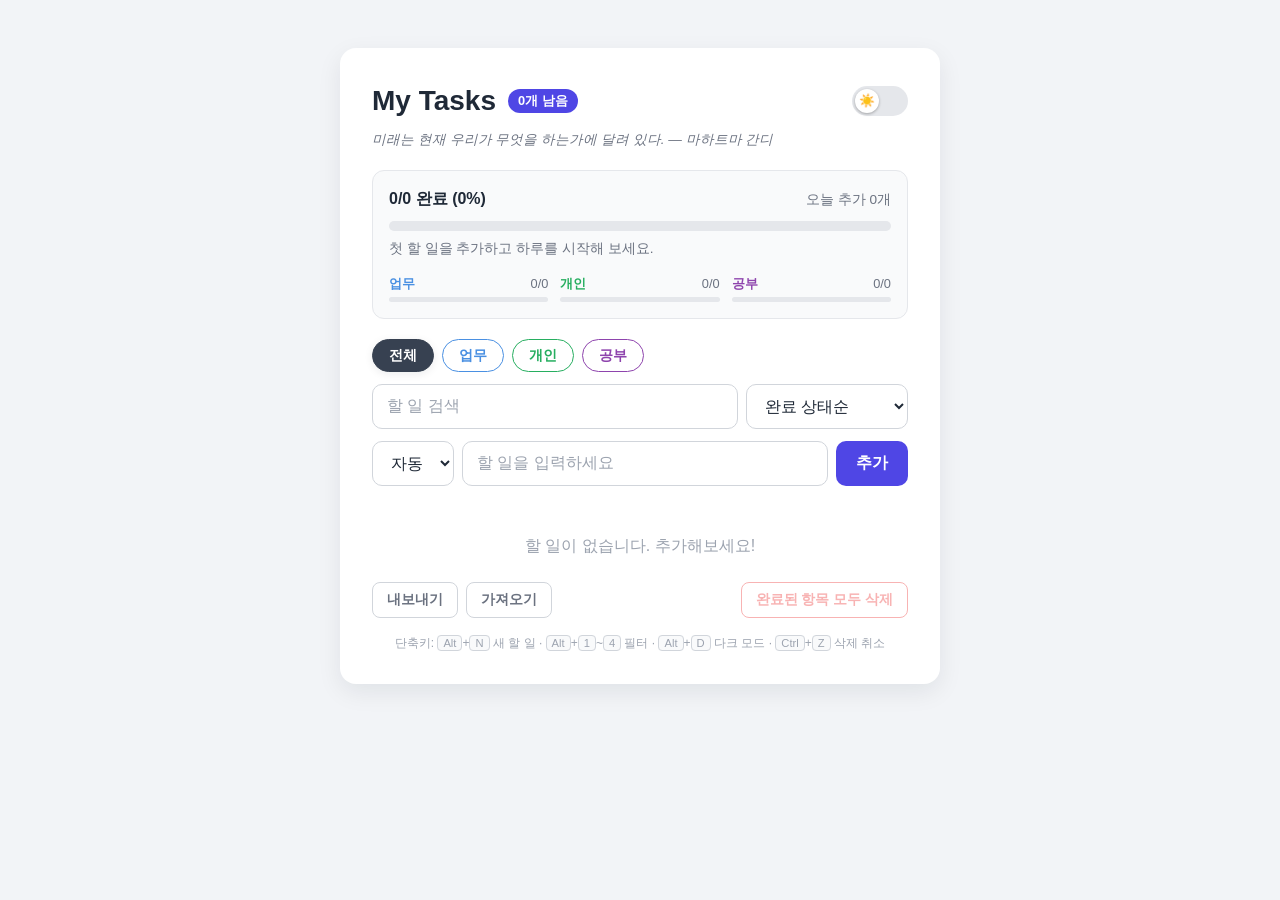
<file: index.html>
<!DOCTYPE html>
<html lang="ko">
<head>
  <meta charset="UTF-8">
  <meta name="viewport" content="width=device-width, initial-scale=1.0">
  <title>My Tasks</title>
  <script>
    // 첫 화면이 그려지기 전에 테마를 적용해 깜빡임을 막는다 (저장값이 없으면 시스템 설정을 따름)
    (function () {
      var theme = null;
      try { theme = localStorage.getItem('my-tasks-theme'); } catch (e) {}
      if (theme !== 'dark' && theme !== 'light') {
        theme = window.matchMedia('(prefers-color-scheme: dark)').matches ? 'dark' : 'light';
      }
      document.documentElement.dataset.theme = theme;
    })();
  </script>
  <link rel="stylesheet" href="style.css">
</head>
<body>
  <main class="app">
    <header class="app-header">
      <div class="app-heading">
        <h1 class="app-title">My Tasks</h1>
        <span id="remaining-badge" class="remaining-badge">0개 남음</span>
      </div>
      <button
        type="button"
        id="theme-toggle"
        class="theme-toggle"
        role="switch"
        aria-checked="false"
        aria-label="다크 모드"
        title="다크 모드 전환 (Alt+D)"
      >
        <span class="theme-toggle-thumb" aria-hidden="true"></span>
      </button>
    </header>

    <!-- 오늘의 격언: 페이지를 열 때마다 무작위로 표시 -->
    <p id="quote" class="quote" aria-label="오늘의 격언"></p>

    <section class="dashboard" aria-label="진행률 대시보드">
      <div class="dashboard-header">
        <span id="progress-text" class="progress-text">0/0 완료 (0%)</span>
        <span id="today-count" class="today-count">오늘 추가 0개</span>
      </div>
      <div
        id="progress-track"
        class="progress-track"
        role="progressbar"
        aria-label="전체 진행률"
        aria-valuemin="0"
        aria-valuemax="100"
        aria-valuenow="0"
      >
        <div id="progress-bar" class="progress-bar"></div>
      </div>
      <!-- 완료율에 따른 응원 메시지 -->
      <p id="cheer-message" class="cheer-message"></p>
      <div class="category-stats">
        <div class="category-stat" data-category="work">
          <div class="category-stat-head">
            <span class="category-stat-name">업무</span>
            <span class="category-stat-count">0/0</span>
          </div>
          <div class="mini-track" aria-hidden="true"><div class="mini-bar"></div></div>
        </div>
        <div class="category-stat" data-category="personal">
          <div class="category-stat-head">
            <span class="category-stat-name">개인</span>
            <span class="category-stat-count">0/0</span>
          </div>
          <div class="mini-track" aria-hidden="true"><div class="mini-bar"></div></div>
        </div>
        <div class="category-stat" data-category="study">
          <div class="category-stat-head">
            <span class="category-stat-name">공부</span>
            <span class="category-stat-count">0/0</span>
          </div>
          <div class="mini-track" aria-hidden="true"><div class="mini-bar"></div></div>
        </div>
      </div>
    </section>

    <div id="filter-bar" class="filter-bar" role="group" aria-label="카테고리 필터">
      <button type="button" class="filter-btn" data-filter="all" title="Alt+1">전체</button>
      <button type="button" class="filter-btn" data-filter="work" title="Alt+2">업무</button>
      <button type="button" class="filter-btn" data-filter="personal" title="Alt+3">개인</button>
      <button type="button" class="filter-btn" data-filter="study" title="Alt+4">공부</button>
    </div>

    <div class="toolbar">
      <input
        type="search"
        id="search-input"
        class="search-input"
        placeholder="할 일 검색"
        aria-label="할 일 검색"
        autocomplete="off"
      >
      <select id="sort-select" class="sort-select" aria-label="정렬 방식">
        <option value="status">완료 상태순</option>
        <option value="created">생성일순 (최신)</option>
        <option value="category">카테고리순</option>
        <option value="manual">수동 정렬</option>
      </select>
    </div>

    <div class="todo-input-row">
      <select id="category-select" class="category-select" aria-label="카테고리 선택">
        <!-- 자동: 입력한 내용의 키워드로 카테고리를 정한다 (script.js의 CATEGORY_KEYWORDS) -->
        <option value="auto" selected>자동</option>
        <option value="work">업무</option>
        <option value="personal">개인</option>
        <option value="study">공부</option>
      </select>
      <input
        type="text"
        id="todo-input"
        class="todo-input"
        placeholder="할 일을 입력하세요"
        aria-label="새 할 일 입력"
        title="Alt+N"
        maxlength="200"
        autocomplete="off"
      >
      <button type="button" id="add-btn" class="add-btn">추가</button>
    </div>

    <ul id="todo-list" class="todo-list" aria-label="할 일 목록"></ul>
    <p id="empty-message" class="empty-message">할 일이 없습니다. 추가해보세요!</p>

    <div class="list-footer">
      <div class="data-actions">
        <button type="button" id="export-btn" class="data-btn" title="JSON 파일로 저장">내보내기</button>
        <button type="button" id="import-btn" class="data-btn" title="JSON 파일에서 불러오기">가져오기</button>
        <input type="file" id="import-file" accept=".json,application/json" hidden>
      </div>
      <button type="button" id="clear-completed-btn" class="clear-completed-btn" disabled>
        완료된 항목 모두 삭제
      </button>
    </div>

    <p class="shortcut-hint">
      단축키: <kbd>Alt</kbd>+<kbd>N</kbd> 새 할 일 · <kbd>Alt</kbd>+<kbd>1</kbd>~<kbd>4</kbd> 필터 · <kbd>Alt</kbd>+<kbd>D</kbd> 다크 모드 · <kbd>Ctrl</kbd>+<kbd>Z</kbd> 삭제 취소
    </p>
  </main>

  <!-- 가져오기 전 백업 여부를 묻는 다이얼로그 -->
  <dialog id="import-dialog" class="dialog" aria-labelledby="import-dialog-title">
    <form method="dialog">
      <h2 id="import-dialog-title" class="dialog-title">데이터 가져오기</h2>
      <p id="import-dialog-message" class="dialog-message"></p>
      <div class="dialog-actions">
        <button type="submit" value="cancel" class="dialog-btn">취소</button>
        <button type="submit" value="replace" class="dialog-btn dialog-btn-danger">백업 없이 가져오기</button>
        <button type="submit" value="backup" class="dialog-btn dialog-btn-primary" autofocus>백업 후 가져오기</button>
      </div>
    </form>
  </dialog>

  <!-- 동작 결과 알림 (실행 취소 버튼 포함) -->
  <div id="toast" class="toast">
    <span id="toast-message" role="status" aria-live="polite"></span>
    <button type="button" id="toast-action" class="toast-action" hidden></button>
  </div>

  <!-- 스크린 리더 전용 알림 (검색 결과 수, 순서 이동 등) -->
  <p id="sr-status" class="sr-only" role="status" aria-live="polite"></p>

  <script src="script.js"></script>
</body>
</html>
</file>
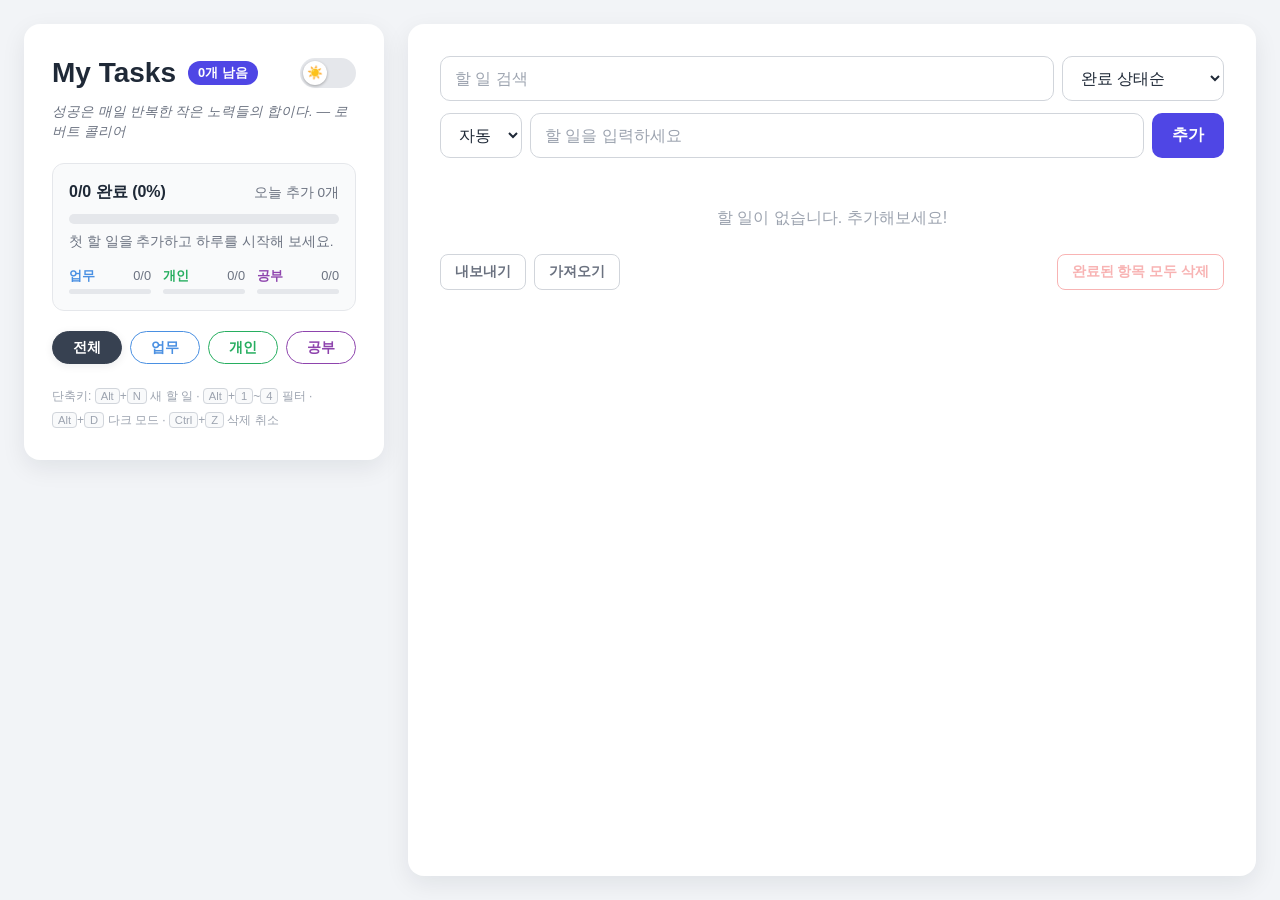
<file: web_version/index.html>
<!DOCTYPE html>
<html lang="ko">
<head>
  <meta charset="UTF-8">
  <meta name="viewport" content="width=device-width, initial-scale=1.0">
  <title>My Tasks</title>
  <script>
    // 첫 화면이 그려지기 전에 테마를 적용해 깜빡임을 막는다 (저장값이 없으면 시스템 설정을 따름)
    (function () {
      var theme = null;
      try { theme = localStorage.getItem('my-tasks-theme'); } catch (e) {}
      if (theme !== 'dark' && theme !== 'light') {
        theme = window.matchMedia('(prefers-color-scheme: dark)').matches ? 'dark' : 'light';
      }
      document.documentElement.dataset.theme = theme;
    })();
  </script>
  <link rel="stylesheet" href="style.css">
</head>
<body>
  <main class="app">
    <!-- 왼쪽 사이드바: 제목, 진행률 대시보드, 카테고리 필터 (좁은 화면에서는 위쪽 카드) -->
    <aside class="sidebar" aria-label="요약 및 필터">
    <header class="app-header">
      <div class="app-heading">
        <h1 class="app-title">My Tasks</h1>
        <span id="remaining-badge" class="remaining-badge">0개 남음</span>
      </div>
      <button
        type="button"
        id="theme-toggle"
        class="theme-toggle"
        role="switch"
        aria-checked="false"
        aria-label="다크 모드"
        title="다크 모드 전환 (Alt+D)"
      >
        <span class="theme-toggle-thumb" aria-hidden="true"></span>
      </button>
    </header>

    <!-- 오늘의 격언: 페이지를 열 때마다 무작위로 표시 -->
    <p id="quote" class="quote" aria-label="오늘의 격언"></p>

    <section class="dashboard" aria-label="진행률 대시보드">
      <div class="dashboard-header">
        <span id="progress-text" class="progress-text">0/0 완료 (0%)</span>
        <span id="today-count" class="today-count">오늘 추가 0개</span>
      </div>
      <div
        id="progress-track"
        class="progress-track"
        role="progressbar"
        aria-label="전체 진행률"
        aria-valuemin="0"
        aria-valuemax="100"
        aria-valuenow="0"
      >
        <div id="progress-bar" class="progress-bar"></div>
      </div>
      <!-- 완료율에 따른 응원 메시지 -->
      <p id="cheer-message" class="cheer-message"></p>
      <div class="category-stats">
        <div class="category-stat" data-category="work">
          <div class="category-stat-head">
            <span class="category-stat-name">업무</span>
            <span class="category-stat-count">0/0</span>
          </div>
          <div class="mini-track" aria-hidden="true"><div class="mini-bar"></div></div>
        </div>
        <div class="category-stat" data-category="personal">
          <div class="category-stat-head">
            <span class="category-stat-name">개인</span>
            <span class="category-stat-count">0/0</span>
          </div>
          <div class="mini-track" aria-hidden="true"><div class="mini-bar"></div></div>
        </div>
        <div class="category-stat" data-category="study">
          <div class="category-stat-head">
            <span class="category-stat-name">공부</span>
            <span class="category-stat-count">0/0</span>
          </div>
          <div class="mini-track" aria-hidden="true"><div class="mini-bar"></div></div>
        </div>
      </div>
    </section>

    <div id="filter-bar" class="filter-bar" role="group" aria-label="카테고리 필터">
      <button type="button" class="filter-btn" data-filter="all" title="Alt+1">전체</button>
      <button type="button" class="filter-btn" data-filter="work" title="Alt+2">업무</button>
      <button type="button" class="filter-btn" data-filter="personal" title="Alt+3">개인</button>
      <button type="button" class="filter-btn" data-filter="study" title="Alt+4">공부</button>
    </div>

    <p class="shortcut-hint">
      단축키: <kbd>Alt</kbd>+<kbd>N</kbd> 새 할 일 · <kbd>Alt</kbd>+<kbd>1</kbd>~<kbd>4</kbd> 필터 · <kbd>Alt</kbd>+<kbd>D</kbd> 다크 모드 · <kbd>Ctrl</kbd>+<kbd>Z</kbd> 삭제 취소
    </p>
    </aside>

    <!-- 오른쪽 본문: 검색·정렬, 입력, 할 일 목록 (좁은 화면에서는 아래쪽 카드) -->
    <section class="content" aria-label="할 일">
    <div class="toolbar">
      <input
        type="search"
        id="search-input"
        class="search-input"
        placeholder="할 일 검색"
        aria-label="할 일 검색"
        autocomplete="off"
      >
      <select id="sort-select" class="sort-select" aria-label="정렬 방식">
        <option value="status">완료 상태순</option>
        <option value="created">생성일순 (최신)</option>
        <option value="category">카테고리순</option>
        <option value="manual">수동 정렬</option>
      </select>
    </div>

    <div class="todo-input-row">
      <select id="category-select" class="category-select" aria-label="카테고리 선택">
        <!-- 자동: 입력한 내용의 키워드로 카테고리를 정한다 (script.js의 CATEGORY_KEYWORDS) -->
        <option value="auto" selected>자동</option>
        <option value="work">업무</option>
        <option value="personal">개인</option>
        <option value="study">공부</option>
      </select>
      <input
        type="text"
        id="todo-input"
        class="todo-input"
        placeholder="할 일을 입력하세요"
        aria-label="새 할 일 입력"
        title="Alt+N"
        maxlength="200"
        autocomplete="off"
      >
      <button type="button" id="add-btn" class="add-btn">추가</button>
    </div>

    <ul id="todo-list" class="todo-list" aria-label="할 일 목록"></ul>
    <p id="empty-message" class="empty-message">할 일이 없습니다. 추가해보세요!</p>

    <div class="list-footer">
      <div class="data-actions">
        <button type="button" id="export-btn" class="data-btn" title="JSON 파일로 저장">내보내기</button>
        <button type="button" id="import-btn" class="data-btn" title="JSON 파일에서 불러오기">가져오기</button>
        <input type="file" id="import-file" accept=".json,application/json" hidden>
      </div>
      <button type="button" id="clear-completed-btn" class="clear-completed-btn" disabled>
        완료된 항목 모두 삭제
      </button>
    </div>
    </section>
  </main>

  <!-- 가져오기 전 백업 여부를 묻는 다이얼로그 -->
  <dialog id="import-dialog" class="dialog" aria-labelledby="import-dialog-title">
    <form method="dialog">
      <h2 id="import-dialog-title" class="dialog-title">데이터 가져오기</h2>
      <p id="import-dialog-message" class="dialog-message"></p>
      <div class="dialog-actions">
        <button type="submit" value="cancel" class="dialog-btn">취소</button>
        <button type="submit" value="replace" class="dialog-btn dialog-btn-danger">백업 없이 가져오기</button>
        <button type="submit" value="backup" class="dialog-btn dialog-btn-primary" autofocus>백업 후 가져오기</button>
      </div>
    </form>
  </dialog>

  <!-- 동작 결과 알림 (실행 취소 버튼 포함) -->
  <div id="toast" class="toast">
    <span id="toast-message" role="status" aria-live="polite"></span>
    <button type="button" id="toast-action" class="toast-action" hidden></button>
  </div>

  <!-- 스크린 리더 전용 알림 (검색 결과 수, 순서 이동 등) -->
  <p id="sr-status" class="sr-only" role="status" aria-live="polite"></p>

  <script src="script.js"></script>
</body>
</html>
</file>
<file: style.css>
/* ---------- 테마 변수 ---------- */
:root {
  color-scheme: light;

  --bg: #f2f4f7;
  --card: #ffffff;
  --text: #1f2937;
  --text-muted: #6b7280;
  --text-faint: #9ca3af;
  --border: #e5e7eb;
  --border-strong: #d1d5db;
  --surface: #f9fafb;
  --hover: #f9fafb;
  --hover-border: #c7d2fe;
  --input-bg: #ffffff;
  --track: #e5e7eb;
  --shadow: rgba(15, 23, 42, 0.08);
  --accent: #4f46e5;
  --accent-hover: #4338ca;
  --accent-ring: rgba(79, 70, 229, 0.15);
  --danger: #ef4444;
  --toast-bg: #1f2937;
  --toast-text: #ffffff;

  /* 카테고리 색상: 채움용(-work 등)과 글자용(-text) */
  --color-all: #374151;
  --color-all-text: #374151;
  --color-work: #4A90E2;
  --color-work-text: #4A90E2;
  --color-personal: #27AE60;
  --color-personal-text: #27AE60;
  --color-study: #8E44AD;
  --color-study-text: #8E44AD;
}

:root[data-theme="dark"] {
  color-scheme: dark;

  --bg: #1A1A1A;
  --card: #2D2D2D;
  --text: #E0E0E0;
  --text-muted: #a3a3a3;
  --text-faint: #8a8a8a;
  --border: #444444;
  --border-strong: #555555;
  --surface: #262626;
  --hover: #363636;
  --hover-border: #6366f1;
  --input-bg: #262626;
  --track: #444444;
  --shadow: rgba(0, 0, 0, 0.4);
  --accent: #6366f1;
  --accent-hover: #4f46e5;
  --accent-ring: rgba(99, 102, 241, 0.3);
  --toast-bg: #E0E0E0;
  --toast-text: #1A1A1A;

  /* 어두운 배경에서 읽히도록 글자용 색만 밝게 조정 */
  --color-all: #6b7280;
  --color-all-text: #d1d5db;
  --color-work-text: #6AA9F0;
  --color-personal-text: #4CD487;
  --color-study-text: #B97AD6;
}

/* 테마 전환 순간에만 적용되는 부드러운 전환 (script.js에서 클래스를 잠시 붙인다) */
.theme-transition,
.theme-transition *,
.theme-transition *::before,
.theme-transition *::after {
  transition: background-color 0.3s ease, color 0.3s ease, border-color 0.3s ease,
    box-shadow 0.3s ease, transform 0.3s ease !important;
}

/* ---------- 기본 ---------- */
* {
  box-sizing: border-box;
  margin: 0;
  padding: 0;
}

body {
  font-family: -apple-system, BlinkMacSystemFont, "Segoe UI", "Malgun Gothic", sans-serif;
  background: var(--bg);
  color: var(--text);
  line-height: 1.5;
  padding: 48px 16px;
}

button,
input,
select {
  font-family: inherit;
  touch-action: manipulation;
}

button:focus-visible,
.todo-checkbox:focus-visible {
  outline: 2px solid var(--accent);
  outline-offset: 2px;
}

/* 화면에는 숨기고 스크린 리더에만 노출 */
.sr-only {
  position: absolute;
  width: 1px;
  height: 1px;
  margin: -1px;
  overflow: hidden;
  clip-path: inset(50%);
  white-space: nowrap;
}

/* 드래그 중에는 텍스트가 선택되지 않게 한다 */
body.is-dragging {
  user-select: none;
  cursor: grabbing;
}

.app {
  max-width: 600px;
  margin: 0 auto;
  background: var(--card);
  border-radius: 16px;
  padding: 32px;
  box-shadow: 0 8px 24px var(--shadow);
}

/* ---------- 헤더 ---------- */
.app-header {
  display: flex;
  align-items: center;
  justify-content: space-between;
  gap: 12px;
  margin-bottom: 8px;
}

/* 오늘의 격언 */
.quote {
  margin-bottom: 20px;
  font-size: 0.85rem;
  font-style: italic;
  color: var(--text-muted);
}

.quote:empty {
  display: none;
}

.app-heading {
  display: flex;
  flex-wrap: wrap;
  align-items: center;
  gap: 6px 12px;
  min-width: 0;
}

.app-title {
  font-size: 1.75rem;
}

.remaining-badge {
  padding: 2px 10px;
  font-size: 0.8rem;
  font-weight: 700;
  color: #ffffff;
  background: var(--accent);
  border-radius: 999px;
  white-space: nowrap;
}

.remaining-badge.bump {
  animation: bump 0.3s ease;
}

@keyframes bump {
  50% {
    transform: scale(1.2);
  }
}

/* 다크 모드 토글 스위치 */
.theme-toggle {
  position: relative;
  flex-shrink: 0;
  width: 56px;
  height: 30px;
  background: var(--track);
  border: none;
  border-radius: 999px;
  cursor: pointer;
  transition: background-color 0.2s ease;
}

.theme-toggle:hover {
  background: var(--border-strong);
}

.theme-toggle[aria-checked="true"] {
  background: var(--accent);
}

.theme-toggle-thumb {
  position: absolute;
  top: 3px;
  left: 3px;
  width: 24px;
  height: 24px;
  display: flex;
  align-items: center;
  justify-content: center;
  font-size: 0.8rem;
  line-height: 1;
  background: #ffffff;
  border-radius: 50%;
  box-shadow: 0 1px 3px rgba(0, 0, 0, 0.3);
  transition: transform 0.25s ease;
}

.theme-toggle-thumb::before {
  content: "☀️";
}

.theme-toggle[aria-checked="true"] .theme-toggle-thumb {
  transform: translateX(26px);
}

.theme-toggle[aria-checked="true"] .theme-toggle-thumb::before {
  content: "🌙";
}

/* ---------- 카테고리 색상 ---------- */
/* 필터 버튼, 태그, 통계가 --cat-color(채움)와 --cat-text(글자)를 공유 */
[data-filter="all"] {
  --cat-color: var(--color-all);
  --cat-text: var(--color-all-text);
}

[data-filter="work"],
[data-category="work"] {
  --cat-color: var(--color-work);
  --cat-text: var(--color-work-text);
}

[data-filter="personal"],
[data-category="personal"] {
  --cat-color: var(--color-personal);
  --cat-text: var(--color-personal-text);
}

[data-filter="study"],
[data-category="study"] {
  --cat-color: var(--color-study);
  --cat-text: var(--color-study-text);
}

/* ---------- 진행률 대시보드 ---------- */
.dashboard {
  margin-bottom: 20px;
  padding: 16px;
  background: var(--surface);
  border: 1px solid var(--border);
  border-radius: 12px;
}

.dashboard-header {
  display: flex;
  flex-wrap: wrap;
  align-items: baseline;
  justify-content: space-between;
  gap: 4px 12px;
  margin-bottom: 10px;
}

.progress-text {
  font-weight: 700;
}

.today-count {
  font-size: 0.85rem;
  color: var(--text-muted);
}

.progress-track,
.mini-track {
  background: var(--track);
  border-radius: 999px;
  overflow: hidden;
}

.progress-track {
  height: 10px;
}

.mini-track {
  height: 5px;
}

.progress-bar,
.mini-bar {
  width: 0;
  height: 100%;
  border-radius: 999px;
  transition: width 0.4s ease;
}

.progress-bar {
  background: var(--accent);
}

.mini-bar {
  background: var(--cat-color);
}

.cheer-message {
  margin-top: 8px;
  font-size: 0.85rem;
  color: var(--text-muted);
}

.category-stats {
  display: grid;
  grid-template-columns: repeat(3, 1fr);
  gap: 12px;
  margin-top: 14px;
}

.category-stat-head {
  display: flex;
  justify-content: space-between;
  gap: 6px;
  margin-bottom: 4px;
  font-size: 0.8rem;
}

.category-stat-name {
  font-weight: 600;
  color: var(--cat-text);
}

.category-stat-count {
  color: var(--text-muted);
}

/* ---------- 필터 버튼 ---------- */
.filter-bar {
  display: flex;
  flex-wrap: wrap;
  gap: 8px;
  margin-bottom: 12px;
}

.filter-btn {
  padding: 6px 16px;
  font-size: 0.9rem;
  font-weight: 600;
  color: var(--cat-text);
  background: transparent;
  border: 1.5px solid var(--cat-text);
  border-radius: 999px;
  cursor: pointer;
  transition: background-color 0.2s ease, color 0.2s ease, border-color 0.2s ease,
    box-shadow 0.2s ease, transform 0.1s ease;
}

.filter-btn:hover {
  box-shadow: 0 2px 8px var(--shadow);
  transform: translateY(-1px);
}

.filter-btn:active {
  transform: scale(0.97);
}

.filter-btn.active {
  color: #ffffff;
  background: var(--cat-color);
  border-color: var(--cat-color);
  box-shadow: 0 2px 8px var(--shadow);
}

/* ---------- 검색 / 입력 ---------- */
.search-input,
.sort-select,
.category-select,
.todo-input {
  padding: 12px 14px;
  font-size: 1rem;
  color: inherit;
  background: var(--input-bg);
  border: 1px solid var(--border-strong);
  border-radius: 10px;
  outline: none;
  transition: border-color 0.2s ease, box-shadow 0.2s ease;
}

.search-input::placeholder,
.todo-input::placeholder {
  color: var(--text-faint);
}

.search-input:focus,
.sort-select:focus,
.category-select:focus,
.todo-input:focus {
  border-color: var(--accent);
  box-shadow: 0 0 0 3px var(--accent-ring);
}

/* 검색창 + 정렬 선택 */
.toolbar {
  display: flex;
  gap: 8px;
  margin-bottom: 12px;
}

.search-input {
  flex: 1;
  min-width: 0;
}

.sort-select {
  flex-shrink: 0;
  cursor: pointer;
}

.todo-input-row {
  display: flex;
  gap: 8px;
  margin-bottom: 24px;
}

.category-select {
  flex-shrink: 0;
  cursor: pointer;
}

.todo-input {
  flex: 1;
  min-width: 0;
}

/* 빈 값으로 추가를 시도했을 때 */
.todo-input.shake {
  border-color: var(--danger);
  animation: shake 0.3s ease;
}

@keyframes shake {
  25% {
    transform: translateX(-5px);
  }
  75% {
    transform: translateX(5px);
  }
}

.add-btn {
  flex-shrink: 0;
  padding: 12px 20px;
  font-size: 1rem;
  font-weight: 600;
  color: #ffffff;
  background: var(--accent);
  border: none;
  border-radius: 10px;
  cursor: pointer;
  transition: background-color 0.2s ease, transform 0.1s ease;
}

.add-btn:hover {
  background: var(--accent-hover);
}

.add-btn:active {
  transform: scale(0.97);
}

/* ---------- 목록 ---------- */
.todo-list {
  list-style: none;
  display: flex;
  flex-direction: column;
  gap: 8px;
}

.todo-item {
  display: flex;
  align-items: center;
  gap: 12px;
  padding: 12px 14px;
  border: 1px solid var(--border);
  border-radius: 10px;
  background: var(--card);
  transition: background-color 0.2s ease, border-color 0.2s ease, box-shadow 0.2s ease,
    opacity 0.2s ease;
}

.todo-item:hover {
  background: var(--hover);
  border-color: var(--hover-border);
  box-shadow: 0 2px 8px var(--shadow);
}

.todo-item.completed {
  opacity: 0.65;
}

/* 드래그 중인 항목 */
.todo-item.dragging {
  position: relative;
  z-index: 1;
  opacity: 1;
  background: var(--hover);
  border-color: var(--accent);
  box-shadow: 0 8px 20px var(--shadow);
}

/* 순서 변경 핸들 / 수정 버튼 (아이콘 버튼) */
.drag-handle,
.edit-btn {
  flex-shrink: 0;
  width: 28px;
  height: 28px;
  font-size: 0.95rem;
  line-height: 1;
  color: var(--text-faint);
  background: transparent;
  border: none;
  border-radius: 6px;
  transition: color 0.2s ease, background-color 0.2s ease, transform 0.1s ease;
}

.drag-handle {
  width: 20px;
  margin-left: -6px;
  cursor: grab;
  /* 터치로 끌 때 페이지가 스크롤되지 않도록 */
  touch-action: none;
}

.drag-handle:hover,
.todo-item.dragging .drag-handle {
  color: var(--text);
}

.todo-item.dragging .drag-handle {
  cursor: grabbing;
}

.edit-btn {
  cursor: pointer;
}

.edit-btn:hover {
  color: #ffffff;
  background: var(--accent);
}

.edit-btn:active {
  transform: scale(0.9);
}

.todo-checkbox {
  width: 18px;
  height: 18px;
  flex-shrink: 0;
  accent-color: var(--accent);
  cursor: pointer;
}

.todo-body {
  flex: 1;
  min-width: 0;
  display: flex;
  flex-direction: column;
  gap: 4px;
}

.todo-text {
  overflow-wrap: anywhere;
  transition: color 0.2s ease;
}

.todo-item.completed .todo-text {
  text-decoration: line-through;
  color: var(--text-faint);
}

.todo-meta {
  display: flex;
  align-items: center;
  gap: 8px;
}

.category-tag {
  padding: 1px 8px;
  font-size: 0.75rem;
  font-weight: 600;
  color: #ffffff;
  background: var(--cat-color);
  border-radius: 999px;
}

.todo-time {
  font-size: 0.75rem;
  color: var(--text-faint);
}

.delete-btn {
  flex-shrink: 0;
  width: 28px;
  height: 28px;
  font-size: 0.9rem;
  color: var(--text-faint);
  background: transparent;
  border: none;
  border-radius: 6px;
  cursor: pointer;
  transition: color 0.2s ease, background-color 0.2s ease, transform 0.1s ease;
}

.delete-btn:hover {
  color: #ffffff;
  background: var(--danger);
}

.delete-btn:active {
  transform: scale(0.9);
}

/* 항목 추가/삭제 페이드 */
@keyframes fade-in {
  from {
    opacity: 0;
    transform: translateY(-6px);
  }
}

@keyframes fade-out {
  to {
    opacity: 0;
    transform: scale(0.97);
  }
}

.todo-item.entering {
  animation: fade-in 0.25s ease;
}

.todo-item.removing {
  animation: fade-out 0.2s ease forwards;
  pointer-events: none;
}

/* 인라인 수정 */
.todo-edit {
  display: flex;
  gap: 6px;
}

.edit-input,
.edit-category {
  padding: 6px 8px;
  font-size: 0.95rem;
  color: inherit;
  background: var(--input-bg);
  border: 1px solid var(--accent);
  border-radius: 6px;
  outline: none;
}

.edit-input {
  flex: 1;
  min-width: 0;
}

.edit-input:focus,
.edit-category:focus {
  box-shadow: 0 0 0 3px var(--accent-ring);
}

/* 빈 상태 */
.empty-message {
  text-align: center;
  color: var(--text-faint);
  padding: 24px 0 8px;
}

.empty-message[hidden] {
  display: none;
}

/* ---------- 하단 ---------- */
.list-footer {
  display: flex;
  flex-wrap: wrap;
  align-items: center;
  justify-content: space-between;
  gap: 8px;
  margin-top: 16px;
}

.data-actions {
  display: flex;
  gap: 8px;
}

/* 내보내기 / 가져오기 */
.data-btn {
  padding: 8px 14px;
  font-size: 0.85rem;
  font-weight: 600;
  color: var(--text-muted);
  background: transparent;
  border: 1px solid var(--border-strong);
  border-radius: 8px;
  cursor: pointer;
  transition: background-color 0.2s ease, color 0.2s ease, border-color 0.2s ease,
    transform 0.1s ease;
}

.data-btn:hover {
  color: var(--text);
  background: var(--hover);
  border-color: var(--accent);
}

.data-btn:active {
  transform: scale(0.97);
}

/* ---------- 다이얼로그 ---------- */
.dialog {
  width: min(420px, calc(100vw - 32px));
  margin: auto;
  padding: 24px;
  color: var(--text);
  background: var(--card);
  border: 1px solid var(--border);
  border-radius: 14px;
  box-shadow: 0 16px 40px var(--shadow);
}

.dialog::backdrop {
  background: rgba(0, 0, 0, 0.5);
}

.dialog-title {
  margin-bottom: 8px;
  font-size: 1.15rem;
}

.dialog-message {
  margin-bottom: 20px;
  color: var(--text-muted);
}

.dialog-actions {
  display: flex;
  flex-wrap: wrap;
  justify-content: flex-end;
  gap: 8px;
}

.dialog-btn {
  padding: 8px 14px;
  font-size: 0.9rem;
  font-weight: 600;
  color: var(--text);
  background: transparent;
  border: 1px solid var(--border-strong);
  border-radius: 8px;
  cursor: pointer;
  transition: background-color 0.2s ease, color 0.2s ease, transform 0.1s ease;
}

.dialog-btn:hover {
  background: var(--hover);
}

.dialog-btn:active {
  transform: scale(0.97);
}

.dialog-btn-danger {
  color: var(--danger);
  border-color: var(--danger);
}

.dialog-btn-danger:hover {
  color: #ffffff;
  background: var(--danger);
}

.dialog-btn-primary {
  color: #ffffff;
  background: var(--accent);
  border-color: var(--accent);
}

.dialog-btn-primary:hover {
  background: var(--accent-hover);
}

.clear-completed-btn {
  padding: 8px 14px;
  font-size: 0.85rem;
  font-weight: 600;
  color: var(--danger);
  background: transparent;
  border: 1px solid var(--danger);
  border-radius: 8px;
  cursor: pointer;
  transition: background-color 0.2s ease, color 0.2s ease, opacity 0.2s ease,
    transform 0.1s ease;
}

.clear-completed-btn:hover:not(:disabled) {
  color: #ffffff;
  background: var(--danger);
}

.clear-completed-btn:active:not(:disabled) {
  transform: scale(0.97);
}

.clear-completed-btn:disabled {
  opacity: 0.4;
  cursor: not-allowed;
}

.shortcut-hint {
  margin-top: 16px;
  font-size: 0.75rem;
  color: var(--text-faint);
  text-align: center;
}

.shortcut-hint kbd {
  padding: 1px 5px;
  font-family: inherit;
  font-size: 0.7rem;
  background: var(--surface);
  border: 1px solid var(--border-strong);
  border-radius: 4px;
}

/* ---------- 토스트 (동작 결과 알림) ---------- */
.toast {
  position: fixed;
  left: 50%;
  bottom: 24px;
  z-index: 10;
  display: flex;
  align-items: center;
  gap: 12px;
  width: max-content;
  max-width: calc(100vw - 32px);
  padding: 10px 18px;
  font-size: 0.9rem;
  color: var(--toast-text);
  background: var(--toast-bg);
  border-radius: 999px;
  box-shadow: 0 4px 16px var(--shadow);
  opacity: 0;
  /* 숨겨진 동안에는 실행 취소 버튼에 포커스가 가지 않도록 visibility도 함께 끈다 */
  visibility: hidden;
  transform: translate(-50%, 12px);
  transition: opacity 0.25s ease, transform 0.25s ease, visibility 0s linear 0.25s;
}

.toast.show {
  opacity: 1;
  visibility: visible;
  transform: translate(-50%, 0);
  transition-delay: 0s;
}

.toast-action {
  flex-shrink: 0;
  padding: 4px 10px;
  font-size: 0.85rem;
  font-weight: 700;
  color: var(--toast-bg);
  background: var(--toast-text);
  border: none;
  border-radius: 999px;
  cursor: pointer;
  transition: opacity 0.2s ease, transform 0.1s ease;
}

.toast-action:hover {
  opacity: 0.85;
}

.toast-action:active {
  transform: scale(0.95);
}

.toast-action[hidden] {
  display: none;
}

/* ---------- 접근성 / 반응형 ---------- */
@media (prefers-reduced-motion: reduce) {
  *,
  *::before,
  *::after {
    animation: none !important;
    transition: none !important;
  }
}

/* 터치 친화적인 크기 (모바일 화면 또는 터치 기기) */
@media (max-width: 480px), (pointer: coarse) {
  .filter-btn {
    min-height: 44px;
    padding: 8px 18px;
  }

  .search-input,
  .sort-select,
  .category-select,
  .todo-input,
  .add-btn {
    min-height: 48px;
  }

  .drag-handle {
    width: 32px;
    height: 44px;
    font-size: 1.1rem;
  }

  .edit-btn {
    width: 44px;
    height: 44px;
    font-size: 1rem;
  }

  .data-btn,
  .dialog-btn,
  .toast-action {
    min-height: 44px;
  }

  .toast-action {
    padding: 4px 16px;
  }

  .todo-checkbox {
    width: 24px;
    height: 24px;
  }

  .delete-btn {
    width: 44px;
    height: 44px;
    font-size: 1rem;
  }

  .edit-input,
  .edit-category {
    min-height: 44px;
    font-size: 1rem;
  }

  .clear-completed-btn {
    min-height: 44px;
  }

  /* 스위치 크기는 유지하고 터치 영역만 확장 */
  .theme-toggle::after {
    content: "";
    position: absolute;
    inset: -8px;
  }

  .shortcut-hint {
    display: none;
  }
}

@media (max-width: 480px) {
  body {
    padding: 12px;
  }

  .app {
    padding: 16px;
    border-radius: 12px;
  }

  .app-title {
    font-size: 1.5rem;
  }

  .dashboard {
    padding: 12px;
  }

  .category-stats {
    gap: 8px;
  }

  .filter-btn {
    flex: 1;
    padding: 8px 4px;
  }

  .todo-input-row {
    flex-wrap: wrap;
  }

  .todo-input {
    flex-basis: 100%;
    order: -1;
  }

  .category-select {
    flex: 1;
  }

  .toolbar {
    flex-wrap: wrap;
  }

  .search-input {
    flex-basis: 100%;
  }

  .sort-select {
    flex: 1;
  }

  .todo-item {
    gap: 4px;
    padding: 6px 4px 6px 10px;
  }

  .todo-body {
    margin-left: 4px;
  }

  .todo-edit {
    flex-wrap: wrap;
  }

  .edit-input {
    flex-basis: 100%;
  }

  .data-actions,
  .clear-completed-btn {
    width: 100%;
  }

  .data-btn {
    flex: 1;
  }

  .dialog-actions {
    flex-direction: column-reverse;
  }
}
</file>
<file: web_version/style.css>
/* ---------- 테마 변수 ---------- */
:root {
  color-scheme: light;

  --bg: #f2f4f7;
  --card: #ffffff;
  --text: #1f2937;
  --text-muted: #6b7280;
  --text-faint: #9ca3af;
  --border: #e5e7eb;
  --border-strong: #d1d5db;
  --surface: #f9fafb;
  --hover: #f9fafb;
  --hover-border: #c7d2fe;
  --input-bg: #ffffff;
  --track: #e5e7eb;
  --shadow: rgba(15, 23, 42, 0.08);
  --accent: #4f46e5;
  --accent-hover: #4338ca;
  --accent-ring: rgba(79, 70, 229, 0.15);
  --danger: #ef4444;
  --toast-bg: #1f2937;
  --toast-text: #ffffff;

  /* 카테고리 색상: 채움용(-work 등)과 글자용(-text) */
  --color-all: #374151;
  --color-all-text: #374151;
  --color-work: #4A90E2;
  --color-work-text: #4A90E2;
  --color-personal: #27AE60;
  --color-personal-text: #27AE60;
  --color-study: #8E44AD;
  --color-study-text: #8E44AD;
}

:root[data-theme="dark"] {
  color-scheme: dark;

  --bg: #1A1A1A;
  --card: #2D2D2D;
  --text: #E0E0E0;
  --text-muted: #a3a3a3;
  --text-faint: #8a8a8a;
  --border: #444444;
  --border-strong: #555555;
  --surface: #262626;
  --hover: #363636;
  --hover-border: #6366f1;
  --input-bg: #262626;
  --track: #444444;
  --shadow: rgba(0, 0, 0, 0.4);
  --accent: #6366f1;
  --accent-hover: #4f46e5;
  --accent-ring: rgba(99, 102, 241, 0.3);
  --toast-bg: #E0E0E0;
  --toast-text: #1A1A1A;

  /* 어두운 배경에서 읽히도록 글자용 색만 밝게 조정 */
  --color-all: #6b7280;
  --color-all-text: #d1d5db;
  --color-work-text: #6AA9F0;
  --color-personal-text: #4CD487;
  --color-study-text: #B97AD6;
}

/* 테마 전환 순간에만 적용되는 부드러운 전환 (script.js에서 클래스를 잠시 붙인다) */
.theme-transition,
.theme-transition *,
.theme-transition *::before,
.theme-transition *::after {
  transition: background-color 0.3s ease, color 0.3s ease, border-color 0.3s ease,
    box-shadow 0.3s ease, transform 0.3s ease !important;
}

/* ---------- 기본 ---------- */
* {
  box-sizing: border-box;
  margin: 0;
  padding: 0;
}

body {
  font-family: -apple-system, BlinkMacSystemFont, "Segoe UI", "Malgun Gothic", sans-serif;
  background: var(--bg);
  color: var(--text);
  line-height: 1.5;
  padding: 48px 16px;
}

button,
input,
select {
  font-family: inherit;
  touch-action: manipulation;
}

button:focus-visible,
.todo-checkbox:focus-visible {
  outline: 2px solid var(--accent);
  outline-offset: 2px;
}

/* 화면에는 숨기고 스크린 리더에만 노출 */
.sr-only {
  position: absolute;
  width: 1px;
  height: 1px;
  margin: -1px;
  overflow: hidden;
  clip-path: inset(50%);
  white-space: nowrap;
}

/* 드래그 중에는 텍스트가 선택되지 않게 한다 */
body.is-dragging {
  user-select: none;
  cursor: grabbing;
}

.app {
  max-width: 600px;
  margin: 0 auto;
  background: var(--card);
  border-radius: 16px;
  padding: 32px;
  box-shadow: 0 8px 24px var(--shadow);
}

/* ---------- 헤더 ---------- */
.app-header {
  display: flex;
  align-items: center;
  justify-content: space-between;
  gap: 12px;
  margin-bottom: 8px;
}

/* 오늘의 격언 */
.quote {
  margin-bottom: 20px;
  font-size: 0.85rem;
  font-style: italic;
  color: var(--text-muted);
}

.quote:empty {
  display: none;
}

.app-heading {
  display: flex;
  flex-wrap: wrap;
  align-items: center;
  gap: 6px 12px;
  min-width: 0;
}

.app-title {
  font-size: 1.75rem;
}

.remaining-badge {
  padding: 2px 10px;
  font-size: 0.8rem;
  font-weight: 700;
  color: #ffffff;
  background: var(--accent);
  border-radius: 999px;
  white-space: nowrap;
}

.remaining-badge.bump {
  animation: bump 0.3s ease;
}

@keyframes bump {
  50% {
    transform: scale(1.2);
  }
}

/* 다크 모드 토글 스위치 */
.theme-toggle {
  position: relative;
  flex-shrink: 0;
  width: 56px;
  height: 30px;
  background: var(--track);
  border: none;
  border-radius: 999px;
  cursor: pointer;
  transition: background-color 0.2s ease;
}

.theme-toggle:hover {
  background: var(--border-strong);
}

.theme-toggle[aria-checked="true"] {
  background: var(--accent);
}

.theme-toggle-thumb {
  position: absolute;
  top: 3px;
  left: 3px;
  width: 24px;
  height: 24px;
  display: flex;
  align-items: center;
  justify-content: center;
  font-size: 0.8rem;
  line-height: 1;
  background: #ffffff;
  border-radius: 50%;
  box-shadow: 0 1px 3px rgba(0, 0, 0, 0.3);
  transition: transform 0.25s ease;
}

.theme-toggle-thumb::before {
  content: "☀️";
}

.theme-toggle[aria-checked="true"] .theme-toggle-thumb {
  transform: translateX(26px);
}

.theme-toggle[aria-checked="true"] .theme-toggle-thumb::before {
  content: "🌙";
}

/* ---------- 카테고리 색상 ---------- */
/* 필터 버튼, 태그, 통계가 --cat-color(채움)와 --cat-text(글자)를 공유 */
[data-filter="all"] {
  --cat-color: var(--color-all);
  --cat-text: var(--color-all-text);
}

[data-filter="work"],
[data-category="work"] {
  --cat-color: var(--color-work);
  --cat-text: var(--color-work-text);
}

[data-filter="personal"],
[data-category="personal"] {
  --cat-color: var(--color-personal);
  --cat-text: var(--color-personal-text);
}

[data-filter="study"],
[data-category="study"] {
  --cat-color: var(--color-study);
  --cat-text: var(--color-study-text);
}

/* ---------- 진행률 대시보드 ---------- */
.dashboard {
  margin-bottom: 20px;
  padding: 16px;
  background: var(--surface);
  border: 1px solid var(--border);
  border-radius: 12px;
}

.dashboard-header {
  display: flex;
  flex-wrap: wrap;
  align-items: baseline;
  justify-content: space-between;
  gap: 4px 12px;
  margin-bottom: 10px;
}

.progress-text {
  font-weight: 700;
}

.today-count {
  font-size: 0.85rem;
  color: var(--text-muted);
}

.progress-track,
.mini-track {
  background: var(--track);
  border-radius: 999px;
  overflow: hidden;
}

.progress-track {
  height: 10px;
}

.mini-track {
  height: 5px;
}

.progress-bar,
.mini-bar {
  width: 0;
  height: 100%;
  border-radius: 999px;
  transition: width 0.4s ease;
}

.progress-bar {
  background: var(--accent);
}

.mini-bar {
  background: var(--cat-color);
}

.cheer-message {
  margin-top: 8px;
  font-size: 0.85rem;
  color: var(--text-muted);
}

.category-stats {
  display: grid;
  grid-template-columns: repeat(3, 1fr);
  gap: 12px;
  margin-top: 14px;
}

.category-stat-head {
  display: flex;
  justify-content: space-between;
  gap: 6px;
  margin-bottom: 4px;
  font-size: 0.8rem;
}

.category-stat-name {
  font-weight: 600;
  color: var(--cat-text);
}

.category-stat-count {
  color: var(--text-muted);
}

/* ---------- 필터 버튼 ---------- */
.filter-bar {
  display: flex;
  flex-wrap: wrap;
  gap: 8px;
  margin-bottom: 12px;
}

.filter-btn {
  padding: 6px 16px;
  font-size: 0.9rem;
  font-weight: 600;
  color: var(--cat-text);
  background: transparent;
  border: 1.5px solid var(--cat-text);
  border-radius: 999px;
  cursor: pointer;
  transition: background-color 0.2s ease, color 0.2s ease, border-color 0.2s ease,
    box-shadow 0.2s ease, transform 0.1s ease;
}

.filter-btn:hover {
  box-shadow: 0 2px 8px var(--shadow);
  transform: translateY(-1px);
}

.filter-btn:active {
  transform: scale(0.97);
}

.filter-btn.active {
  color: #ffffff;
  background: var(--cat-color);
  border-color: var(--cat-color);
  box-shadow: 0 2px 8px var(--shadow);
}

/* ---------- 검색 / 입력 ---------- */
.search-input,
.sort-select,
.category-select,
.todo-input {
  padding: 12px 14px;
  font-size: 1rem;
  color: inherit;
  background: var(--input-bg);
  border: 1px solid var(--border-strong);
  border-radius: 10px;
  outline: none;
  transition: border-color 0.2s ease, box-shadow 0.2s ease;
}

.search-input::placeholder,
.todo-input::placeholder {
  color: var(--text-faint);
}

.search-input:focus,
.sort-select:focus,
.category-select:focus,
.todo-input:focus {
  border-color: var(--accent);
  box-shadow: 0 0 0 3px var(--accent-ring);
}

/* 검색창 + 정렬 선택 */
.toolbar {
  display: flex;
  gap: 8px;
  margin-bottom: 12px;
}

.search-input {
  flex: 1;
  min-width: 0;
}

.sort-select {
  flex-shrink: 0;
  cursor: pointer;
}

.todo-input-row {
  display: flex;
  gap: 8px;
  margin-bottom: 24px;
}

.category-select {
  flex-shrink: 0;
  cursor: pointer;
}

.todo-input {
  flex: 1;
  min-width: 0;
}

/* 빈 값으로 추가를 시도했을 때 */
.todo-input.shake {
  border-color: var(--danger);
  animation: shake 0.3s ease;
}

@keyframes shake {
  25% {
    transform: translateX(-5px);
  }
  75% {
    transform: translateX(5px);
  }
}

.add-btn {
  flex-shrink: 0;
  padding: 12px 20px;
  font-size: 1rem;
  font-weight: 600;
  color: #ffffff;
  background: var(--accent);
  border: none;
  border-radius: 10px;
  cursor: pointer;
  transition: background-color 0.2s ease, transform 0.1s ease;
}

.add-btn:hover {
  background: var(--accent-hover);
}

.add-btn:active {
  transform: scale(0.97);
}

/* ---------- 목록 ---------- */
.todo-list {
  list-style: none;
  display: flex;
  flex-direction: column;
  gap: 8px;
}

.todo-item {
  display: flex;
  align-items: center;
  gap: 12px;
  padding: 12px 14px;
  border: 1px solid var(--border);
  border-radius: 10px;
  background: var(--card);
  transition: background-color 0.2s ease, border-color 0.2s ease, box-shadow 0.2s ease,
    opacity 0.2s ease;
}

.todo-item:hover {
  background: var(--hover);
  border-color: var(--hover-border);
  box-shadow: 0 2px 8px var(--shadow);
}

.todo-item.completed {
  opacity: 0.65;
}

/* 드래그 중인 항목 */
.todo-item.dragging {
  position: relative;
  z-index: 1;
  opacity: 1;
  background: var(--hover);
  border-color: var(--accent);
  box-shadow: 0 8px 20px var(--shadow);
}

/* 순서 변경 핸들 / 수정 버튼 (아이콘 버튼) */
.drag-handle,
.edit-btn {
  flex-shrink: 0;
  width: 28px;
  height: 28px;
  font-size: 0.95rem;
  line-height: 1;
  color: var(--text-faint);
  background: transparent;
  border: none;
  border-radius: 6px;
  transition: color 0.2s ease, background-color 0.2s ease, transform 0.1s ease;
}

.drag-handle {
  width: 20px;
  margin-left: -6px;
  cursor: grab;
  /* 터치로 끌 때 페이지가 스크롤되지 않도록 */
  touch-action: none;
}

.drag-handle:hover,
.todo-item.dragging .drag-handle {
  color: var(--text);
}

.todo-item.dragging .drag-handle {
  cursor: grabbing;
}

.edit-btn {
  cursor: pointer;
}

.edit-btn:hover {
  color: #ffffff;
  background: var(--accent);
}

.edit-btn:active {
  transform: scale(0.9);
}

.todo-checkbox {
  width: 18px;
  height: 18px;
  flex-shrink: 0;
  accent-color: var(--accent);
  cursor: pointer;
}

.todo-body {
  flex: 1;
  min-width: 0;
  display: flex;
  flex-direction: column;
  gap: 4px;
}

.todo-text {
  overflow-wrap: anywhere;
  transition: color 0.2s ease;
}

.todo-item.completed .todo-text {
  text-decoration: line-through;
  color: var(--text-faint);
}

.todo-meta {
  display: flex;
  align-items: center;
  gap: 8px;
}

.category-tag {
  padding: 1px 8px;
  font-size: 0.75rem;
  font-weight: 600;
  color: #ffffff;
  background: var(--cat-color);
  border-radius: 999px;
}

.todo-time {
  font-size: 0.75rem;
  color: var(--text-faint);
}

.delete-btn {
  flex-shrink: 0;
  width: 28px;
  height: 28px;
  font-size: 0.9rem;
  color: var(--text-faint);
  background: transparent;
  border: none;
  border-radius: 6px;
  cursor: pointer;
  transition: color 0.2s ease, background-color 0.2s ease, transform 0.1s ease;
}

.delete-btn:hover {
  color: #ffffff;
  background: var(--danger);
}

.delete-btn:active {
  transform: scale(0.9);
}

/* 항목 추가/삭제 페이드 */
@keyframes fade-in {
  from {
    opacity: 0;
    transform: translateY(-6px);
  }
}

@keyframes fade-out {
  to {
    opacity: 0;
    transform: scale(0.97);
  }
}

.todo-item.entering {
  animation: fade-in 0.25s ease;
}

.todo-item.removing {
  animation: fade-out 0.2s ease forwards;
  pointer-events: none;
}

/* 인라인 수정 */
.todo-edit {
  display: flex;
  gap: 6px;
}

.edit-input,
.edit-category {
  padding: 6px 8px;
  font-size: 0.95rem;
  color: inherit;
  background: var(--input-bg);
  border: 1px solid var(--accent);
  border-radius: 6px;
  outline: none;
}

.edit-input {
  flex: 1;
  min-width: 0;
}

.edit-input:focus,
.edit-category:focus {
  box-shadow: 0 0 0 3px var(--accent-ring);
}

/* 빈 상태 */
.empty-message {
  text-align: center;
  color: var(--text-faint);
  padding: 24px 0 8px;
}

.empty-message[hidden] {
  display: none;
}

/* ---------- 하단 ---------- */
.list-footer {
  display: flex;
  flex-wrap: wrap;
  align-items: center;
  justify-content: space-between;
  gap: 8px;
  margin-top: 16px;
}

.data-actions {
  display: flex;
  gap: 8px;
}

/* 내보내기 / 가져오기 */
.data-btn {
  padding: 8px 14px;
  font-size: 0.85rem;
  font-weight: 600;
  color: var(--text-muted);
  background: transparent;
  border: 1px solid var(--border-strong);
  border-radius: 8px;
  cursor: pointer;
  transition: background-color 0.2s ease, color 0.2s ease, border-color 0.2s ease,
    transform 0.1s ease;
}

.data-btn:hover {
  color: var(--text);
  background: var(--hover);
  border-color: var(--accent);
}

.data-btn:active {
  transform: scale(0.97);
}

/* ---------- 다이얼로그 ---------- */
.dialog {
  width: min(420px, calc(100vw - 32px));
  margin: auto;
  padding: 24px;
  color: var(--text);
  background: var(--card);
  border: 1px solid var(--border);
  border-radius: 14px;
  box-shadow: 0 16px 40px var(--shadow);
}

.dialog::backdrop {
  background: rgba(0, 0, 0, 0.5);
}

.dialog-title {
  margin-bottom: 8px;
  font-size: 1.15rem;
}

.dialog-message {
  margin-bottom: 20px;
  color: var(--text-muted);
}

.dialog-actions {
  display: flex;
  flex-wrap: wrap;
  justify-content: flex-end;
  gap: 8px;
}

.dialog-btn {
  padding: 8px 14px;
  font-size: 0.9rem;
  font-weight: 600;
  color: var(--text);
  background: transparent;
  border: 1px solid var(--border-strong);
  border-radius: 8px;
  cursor: pointer;
  transition: background-color 0.2s ease, color 0.2s ease, transform 0.1s ease;
}

.dialog-btn:hover {
  background: var(--hover);
}

.dialog-btn:active {
  transform: scale(0.97);
}

.dialog-btn-danger {
  color: var(--danger);
  border-color: var(--danger);
}

.dialog-btn-danger:hover {
  color: #ffffff;
  background: var(--danger);
}

.dialog-btn-primary {
  color: #ffffff;
  background: var(--accent);
  border-color: var(--accent);
}

.dialog-btn-primary:hover {
  background: var(--accent-hover);
}

.clear-completed-btn {
  padding: 8px 14px;
  font-size: 0.85rem;
  font-weight: 600;
  color: var(--danger);
  background: transparent;
  border: 1px solid var(--danger);
  border-radius: 8px;
  cursor: pointer;
  transition: background-color 0.2s ease, color 0.2s ease, opacity 0.2s ease,
    transform 0.1s ease;
}

.clear-completed-btn:hover:not(:disabled) {
  color: #ffffff;
  background: var(--danger);
}

.clear-completed-btn:active:not(:disabled) {
  transform: scale(0.97);
}

.clear-completed-btn:disabled {
  opacity: 0.4;
  cursor: not-allowed;
}

.shortcut-hint {
  margin-top: 16px;
  font-size: 0.75rem;
  color: var(--text-faint);
  text-align: center;
}

.shortcut-hint kbd {
  padding: 1px 5px;
  font-family: inherit;
  font-size: 0.7rem;
  background: var(--surface);
  border: 1px solid var(--border-strong);
  border-radius: 4px;
}

/* ---------- 토스트 (동작 결과 알림) ---------- */
.toast {
  position: fixed;
  left: 50%;
  bottom: 24px;
  z-index: 10;
  display: flex;
  align-items: center;
  gap: 12px;
  width: max-content;
  max-width: calc(100vw - 32px);
  padding: 10px 18px;
  font-size: 0.9rem;
  color: var(--toast-text);
  background: var(--toast-bg);
  border-radius: 999px;
  box-shadow: 0 4px 16px var(--shadow);
  opacity: 0;
  /* 숨겨진 동안에는 실행 취소 버튼에 포커스가 가지 않도록 visibility도 함께 끈다 */
  visibility: hidden;
  transform: translate(-50%, 12px);
  transition: opacity 0.25s ease, transform 0.25s ease, visibility 0s linear 0.25s;
}

.toast.show {
  opacity: 1;
  visibility: visible;
  transform: translate(-50%, 0);
  transition-delay: 0s;
}

.toast-action {
  flex-shrink: 0;
  padding: 4px 10px;
  font-size: 0.85rem;
  font-weight: 700;
  color: var(--toast-bg);
  background: var(--toast-text);
  border: none;
  border-radius: 999px;
  cursor: pointer;
  transition: opacity 0.2s ease, transform 0.1s ease;
}

.toast-action:hover {
  opacity: 0.85;
}

.toast-action:active {
  transform: scale(0.95);
}

.toast-action[hidden] {
  display: none;
}

/* ---------- 접근성 / 반응형 ---------- */
@media (prefers-reduced-motion: reduce) {
  *,
  *::before,
  *::after {
    animation: none !important;
    transition: none !important;
  }
}

/* 터치 친화적인 크기 (모바일 화면 또는 터치 기기) */
@media (max-width: 480px), (pointer: coarse) {
  .filter-btn {
    min-height: 44px;
    padding: 8px 18px;
  }

  .search-input,
  .sort-select,
  .category-select,
  .todo-input,
  .add-btn {
    min-height: 48px;
  }

  .drag-handle {
    width: 32px;
    height: 44px;
    font-size: 1.1rem;
  }

  .edit-btn {
    width: 44px;
    height: 44px;
    font-size: 1rem;
  }

  .data-btn,
  .dialog-btn,
  .toast-action {
    min-height: 44px;
  }

  .toast-action {
    padding: 4px 16px;
  }

  .todo-checkbox {
    width: 24px;
    height: 24px;
  }

  .delete-btn {
    width: 44px;
    height: 44px;
    font-size: 1rem;
  }

  .edit-input,
  .edit-category {
    min-height: 44px;
    font-size: 1rem;
  }

  .clear-completed-btn {
    min-height: 44px;
  }

  /* 스위치 크기는 유지하고 터치 영역만 확장 */
  .theme-toggle::after {
    content: "";
    position: absolute;
    inset: -8px;
  }

  .shortcut-hint {
    display: none;
  }
}

@media (max-width: 480px) {
  body {
    padding: 12px;
  }

  .app {
    padding: 16px;
    border-radius: 12px;
  }

  .app-title {
    font-size: 1.5rem;
  }

  .dashboard {
    padding: 12px;
  }

  .category-stats {
    gap: 8px;
  }

  .filter-btn {
    flex: 1;
    padding: 8px 4px;
  }

  .todo-input-row {
    flex-wrap: wrap;
  }

  .todo-input {
    flex-basis: 100%;
    order: -1;
  }

  .category-select {
    flex: 1;
  }

  .toolbar {
    flex-wrap: wrap;
  }

  .search-input {
    flex-basis: 100%;
  }

  .sort-select {
    flex: 1;
  }

  .todo-item {
    gap: 4px;
    padding: 6px 4px 6px 10px;
  }

  .todo-body {
    margin-left: 4px;
  }

  .todo-edit {
    flex-wrap: wrap;
  }

  .edit-input {
    flex-basis: 100%;
  }

  .data-actions,
  .clear-completed-btn {
    width: 100%;
  }

  .data-btn {
    flex: 1;
  }

  .dialog-actions {
    flex-direction: column-reverse;
  }
}

/* ==========================================================================
 * web_version: 데스크톱 전체 화면 레이아웃
 *
 * 원본(가운데 600px 카드 하나)과 달리, 화면을 사이드바(.sidebar)와 본문(.content)
 * 두 카드로 나눈다. 위쪽의 기존 규칙을 덮어쓰는 방식이라 이 구역만 지우면 원본과 같아진다.
 *  - 960px 이상: 왼쪽 사이드바 + 오른쪽 본문이 화면 전체 너비를 채운다
 *  - 960px 미만: 두 카드가 세로로 쌓인다 (태블릿·모바일)
 * ========================================================================== */

/* 카드 역할을 .app에서 .sidebar / .content로 옮긴다 */
.app {
  display: flex;
  flex-direction: column;
  gap: 16px;
  max-width: 720px;
  padding: 0;
  background: transparent;
  box-shadow: none;
}

.sidebar,
.content {
  min-width: 0;
  padding: 28px;
  background: var(--card);
  border-radius: 16px;
  box-shadow: 0 8px 24px var(--shadow);
}

.sidebar .filter-bar {
  margin-bottom: 0;
}

@media (min-width: 960px) {
  body {
    padding: 24px;
  }

  .app {
    display: grid;
    grid-template-columns: minmax(300px, 360px) minmax(0, 1fr);
    align-items: start;
    gap: 24px;
    max-width: none;
  }

  /* 목록을 스크롤해도 대시보드와 필터는 화면에 남는다 */
  .sidebar {
    position: sticky;
    top: 24px;
    max-height: calc(100vh - 48px);
    overflow-y: auto;
  }

  /* 할 일이 적어도 본문 카드가 화면 높이를 채운다 */
  .content {
    min-height: calc(100vh - 48px);
    padding: 32px;
  }

  .sidebar .filter-btn {
    flex: 1;
    padding: 6px 4px;
  }

  .shortcut-hint {
    margin-top: 20px;
    line-height: 2;
    text-align: left;
  }

  .todo-item {
    padding: 14px 16px;
  }
}

/* 아주 넓은 화면에서는 사이드바와 여백을 조금 더 넓힌다 */
@media (min-width: 1440px) {
  body {
    padding: 32px;
  }

  .app {
    grid-template-columns: 400px minmax(0, 1fr);
    gap: 32px;
  }

  .sidebar {
    top: 32px;
    max-height: calc(100vh - 64px);
  }

  .content {
    min-height: calc(100vh - 64px);
    padding: 40px;
  }
}

@media (max-width: 480px) {
  .app {
    gap: 12px;
  }

  .sidebar,
  .content {
    padding: 16px;
    border-radius: 12px;
  }
}
</file>
